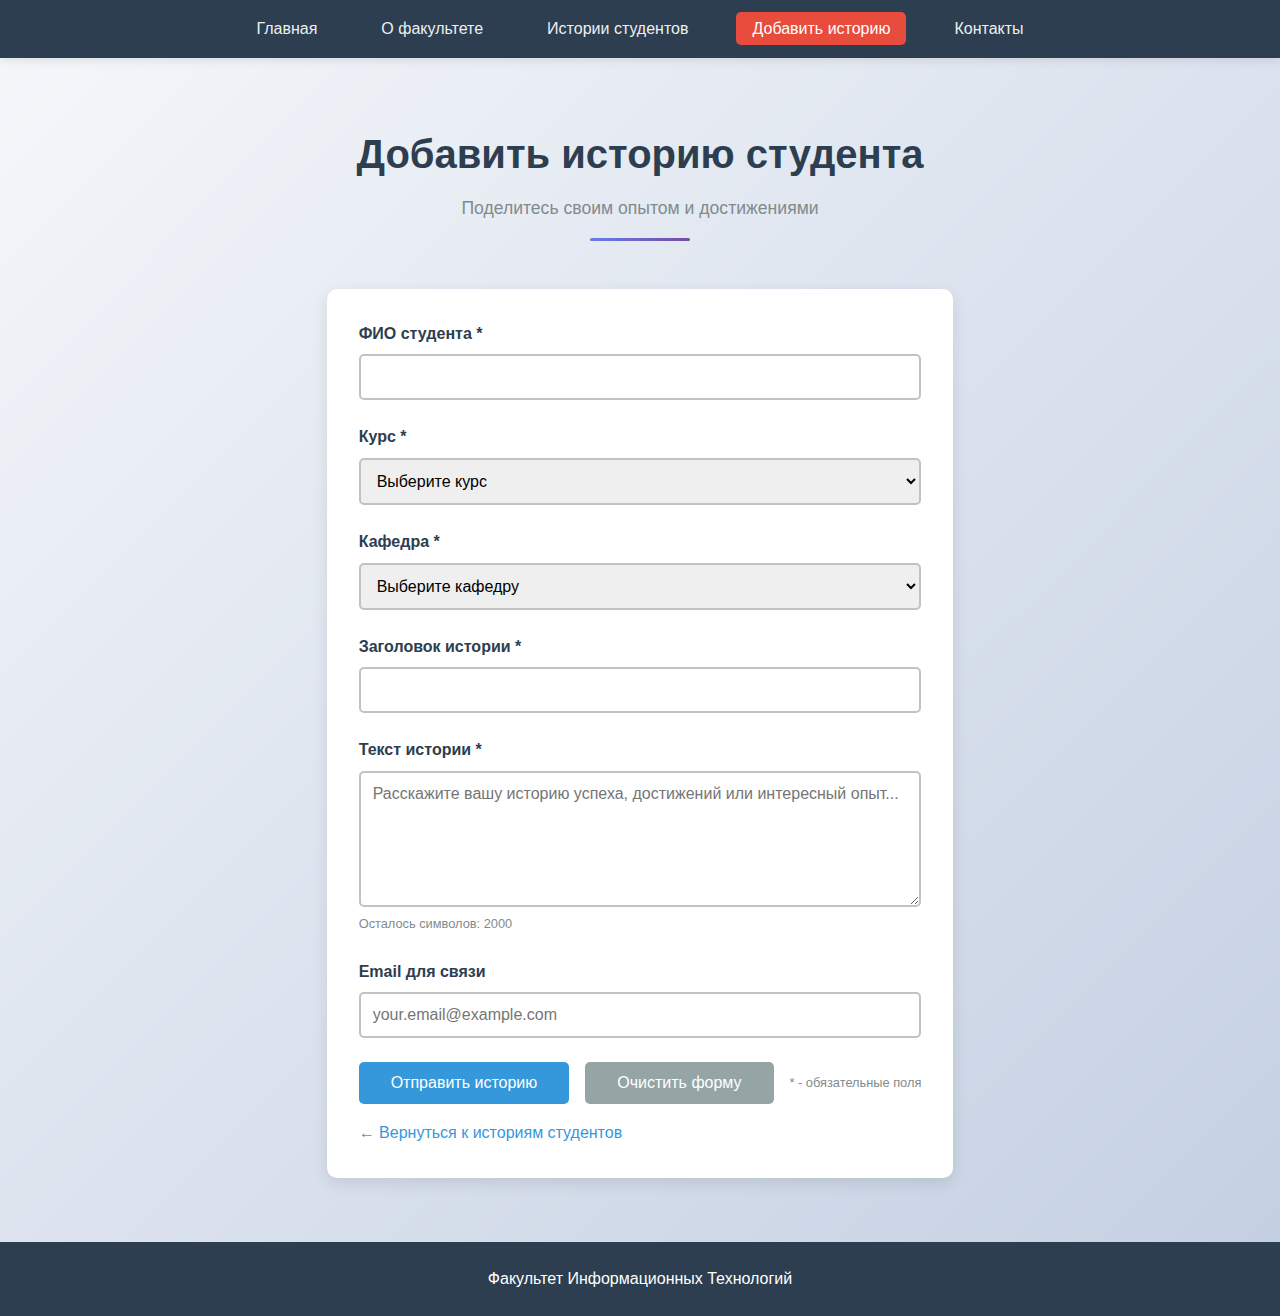
<file: add-story.html>
<!DOCTYPE html>
<html lang="ru">
<head>
    <meta charset="UTF-8">
    <meta name="viewport" content="width=device-width, initial-scale=1.0">
    <title>Добавить историю - ФИТ</title>
    <link rel="stylesheet" href="common.css">
    <style>
        .add-story-container {
            max-width: 800px;
            margin: 2rem auto;
            padding: 0 2rem;
        }
        
        .form-section {
            background: white;
            padding: 2rem;
            border-radius: 10px;
            box-shadow: 0 5px 15px rgba(0,0,0,0.1);
        }
        
        .form-group {
            margin-bottom: 1.5rem;
        }
        
        .form-label {
            display: block;
            margin-bottom: 0.5rem;
            font-weight: bold;
            color: #2c3e50;
        }
        
        .form-control {
            width: 100%;
            padding: 0.75rem;
            border: 2px solid #bdc3c7;
            border-radius: 5px;
            font-size: 1rem;
            transition: all 0.3s ease;
            font-family: inherit;
        }
        
        .form-control:focus {
            outline: none;
            border-color: #3498db;
            box-shadow: 0 0 0 3px rgba(52, 152, 219, 0.1);
        }
        
        .form-control.error {
            border-color: #e74c3c;
            box-shadow: 0 0 0 3px rgba(231, 76, 60, 0.1);
        }
        
        .error-message {
            color: #e74c3c;
            font-size: 0.8rem;
            margin-top: 0.25rem;
            display: none;
        }
        
        .btn {
            background: #3498db;
            color: white;
            padding: 0.75rem 2rem;
            border: none;
            border-radius: 5px;
            font-size: 1rem;
            cursor: pointer;
            transition: all 0.3s ease;
            font-family: inherit;
        }
        
        .btn:hover {
            background: #2980b9;
            transform: translateY(-2px);
            box-shadow: 0 5px 15px rgba(52, 152, 219, 0.3);
        }
        
        .btn:disabled {
            background: #bdc3c7;
            cursor: not-allowed;
            transform: none;
            box-shadow: none;
        }
        
        .success-message {
            background: #2ecc71;
            color: white;
            padding: 1rem;
            border-radius: 5px;
            margin-top: 1rem;
            display: none;
        }
        
        .form-actions {
            display: flex;
            gap: 1rem;
            align-items: center;
        }
        
        .char-counter {
            font-size: 0.8rem;
            color: #7f8c8d;
            margin-left: auto;
        }
        
        .char-counter.warning {
            color: #e67e22;
        }
        
        .char-counter.error {
            color: #e74c3c;
        }
        
        .back-link {
            display: inline-block;
            margin-top: 1rem;
            color: #3498db;
            text-decoration: none;
        }
        
        .back-link:hover {
            text-decoration: underline;
        }
    </style>
</head>
<body data-page="add-story">
    <header id="main-header">
        <nav class="main-nav">
            <ul>
                <li><a href="index.html">Главная</a></li>
                <li><a href="about.html">О факультете</a></li>
                <li><a href="stories.html">Истории студентов</a></li>
                <li><a href="add-story.html" class="active">Добавить историю</a></li>
                <li><a href="contact.html">Контакты</a></li>
            </ul>
        </nav>
    </header>

    <main class="main-content">
        <div class="add-story-container">
            <div class="page-header">
                <h1>Добавить историю студента</h1>
                <p>Поделитесь своим опытом и достижениями</p>
            </div>

            <section class="form-section">
                <form id="storyForm" class="story-form">
                    <div class="form-group">
                        <label for="studentName" class="form-label">ФИО студента *</label>
                        <input type="text" id="studentName" class="form-control" required maxlength="100">
                        <div class="error-message" id="nameError">Пожалуйста, введите ваше ФИО</div>
                    </div>

                    <div class="form-group">
                        <label for="studentCourse" class="form-label">Курс *</label>
                        <select id="studentCourse" class="form-control" required>
                            <option value="">Выберите курс</option>
                            <option value="1">1 курс</option>
                            <option value="2">2 курс</option>
                            <option value="3">3 курс</option>
                            <option value="4">4 курс</option>
                            <option value="graduate">Выпускник</option>
                        </select>
                        <div class="error-message" id="courseError">Пожалуйста, выберите курс</div>
                    </div>

                    <div class="form-group">
                        <label for="studentDepartment" class="form-label">Кафедра *</label>
                        <select id="studentDepartment" class="form-control" required>
                            <option value="">Выберите кафедру</option>
                            <option value="software">Программная инженерия</option>
                            <option value="ai">Искусственный интеллект</option>
                            <option value="security">Кибербезопасность</option>
                        </select>
                        <div class="error-message" id="departmentError">Пожалуйста, выберите кафедру</div>
                    </div>

                    <div class="form-group">
                        <label for="storyTitle" class="form-label">Заголовок истории *</label>
                        <input type="text" id="storyTitle" class="form-control" required maxlength="200">
                        <div class="error-message" id="titleError">Пожалуйста, введите заголовок истории</div>
                    </div>

                    <div class="form-group">
                        <label for="storyText" class="form-label">Текст истории *</label>
                        <textarea id="storyText" class="form-control" rows="6" required 
                                  placeholder="Расскажите вашу историю успеха, достижений или интересный опыт..."
                                  maxlength="2000"></textarea>
                        <div class="char-counter" id="textCounter">Осталось символов: 2000</div>
                        <div class="error-message" id="textError">Пожалуйста, напишите вашу историю</div>
                    </div>

                    <div class="form-group">
                        <label for="studentEmail" class="form-label">Email для связи</label>
                        <input type="email" id="studentEmail" class="form-control" placeholder="your.email@example.com">
                        <div class="error-message" id="emailError">Пожалуйста, введите корректный email</div>
                    </div>

                    <div class="form-actions">
                        <button type="submit" class="btn" id="submitBtn">Отправить историю</button>
                        <button type="reset" class="btn" style="background: #95a5a6;">Очистить форму</button>
                        <div class="char-counter">
                            * - обязательные поля
                        </div>
                    </div>
                    
                    <div class="success-message" id="successMessage">
                        ✅ Ваша история успешно отправлена! После проверки она будет опубликована.
                    </div>
                </form>

                <a href="stories.html" class="back-link">← Вернуться к историям студентов</a>
            </section>
        </div>
    </main>

    <footer id="page-footer">
        <div class="footer-content">
            <p>Факультет Информационных Технологий</p>
        </div>
    </footer>

    <script>
        document.addEventListener('DOMContentLoaded', function() {
            const form = document.getElementById('storyForm');
            const textarea = document.getElementById('storyText');
            const counter = document.getElementById('textCounter');
            const successMsg = document.getElementById('successMessage');

            // Счетчик символов
            if (textarea && counter) {
                textarea.addEventListener('input', function() {
                    const remaining = 2000 - this.value.length;
                    counter.textContent = `Осталось символов: ${remaining}`;
                    
                    if (remaining < 100) {
                        counter.className = 'char-counter warning';
                    } else if (remaining < 0) {
                        counter.className = 'char-counter error';
                    } else {
                        counter.className = 'char-counter';
                    }
                });
            }

            // Обработка отправки формы
            if (form) {
                form.addEventListener('submit', function(e) {
                    e.preventDefault();
                    
                    // Собираем данные формы
                    const formData = {
                        name: document.getElementById('studentName').value.trim(),
                        course: document.getElementById('studentCourse').value,
                        department: document.getElementById('studentDepartment').value,
                        title: document.getElementById('storyTitle').value.trim(),
                        text: document.getElementById('storyText').value.trim(),
                        email: document.getElementById('studentEmail').value.trim()
                    };
                    
                    // Проверяем обязательные поля
                    if (!formData.name || !formData.course || !formData.department || !formData.title || !formData.text) {
                        alert('Пожалуйста, заполните все обязательные поля!');
                        return;
                    }
                    
                    // Сохраняем историю в localStorage
                    saveStory(formData);
                    
                    // Показываем сообщение об успехе
                    if (successMsg) {
                        successMsg.style.display = 'block';
                    }
                    
                    // Сбрасываем форму
                    this.reset();
                    
                    // Сбрасываем счетчик
                    if (counter) {
                        counter.textContent = 'Осталось символов: 2000';
                        counter.className = 'char-counter';
                    }
                    
                    // Скрываем сообщение через 5 секунд
                    setTimeout(() => {
                        if (successMsg) {
                            successMsg.style.display = 'none';
                        }
                    }, 5000);
                });
            }

            function saveStory(storyData) {
                let stories = JSON.parse(localStorage.getItem('studentStories')) || [];
                storyData.id = Date.now();
                storyData.date = new Date().toLocaleDateString('ru-RU');
                stories.unshift(storyData);
                localStorage.setItem('studentStories', JSON.stringify(stories));
                console.log('История сохранена:', storyData);
            }
        });
    </script>
</body>
</html>
</file>
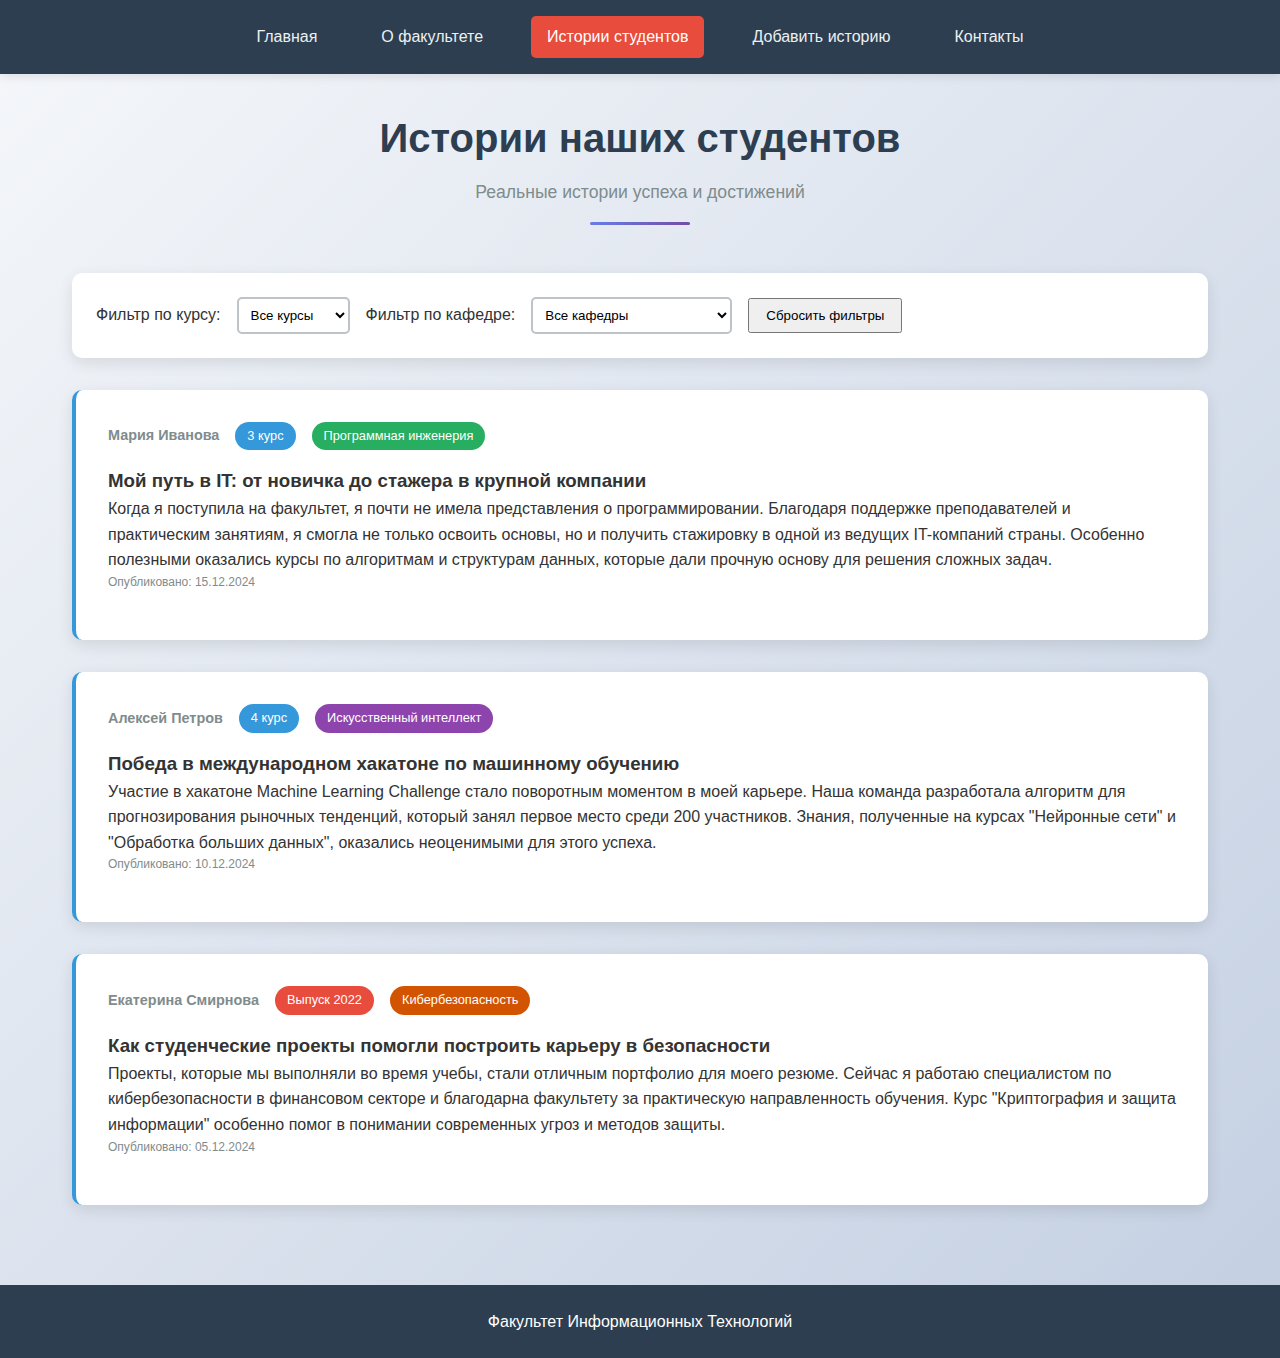
<file: stories.html>
<!DOCTYPE html>
<html lang="ru">
<head>
    <meta charset="UTF-8">
    <meta name="viewport" content="width=device-width, initial-scale=1.0">
    <title>Истории студентов - ФИТ</title>
    <link rel="stylesheet" href="common.css">
    <style>
        /* ОБЯЗАТЕЛЬНЫЕ СТИЛИ ДЛЯ МЕНЮ */
        .main-nav {
            background: #2c3e50 !important;
            padding: 1rem 0 !important;
            box-shadow: 0 2px 10px rgba(0,0,0,0.1) !important;
            width: 100% !important;
            display: block !important;
        }

        .main-nav ul {
            list-style: none !important;
            display: flex !important;
            justify-content: center !important;
            gap: 2rem !important;
            margin: 0 !important;
            padding: 0 !important;
        }

        .main-nav li {
            display: block !important;
        }

        .main-nav a {
            text-decoration: none !important;
            color: #ecf0f1 !important;
            font-weight: 500 !important;
            padding: 0.5rem 1rem !important;
            border-radius: 5px !important;
            transition: all 0.3s ease !important;
            display: block !important;
        }

        .main-nav a:hover {
            background: #3498db !important;
            color: white !important;
            transform: translateY(-2px) !important;
        }

        .main-nav a.active {
            background: #e74c3c !important;
            color: white !important;
        }

        header {
            display: block !important;
            width: 100% !important;
        }

        nav {
            display: block !important;
            width: 100% !important;
        }

        .stories-container {
            display: grid;
            gap: 2rem;
            margin-bottom: 3rem;
        }
        
        .story-item {
            background: white;
            padding: 2rem;
            border-radius: 10px;
            box-shadow: 0 5px 15px rgba(0,0,0,0.1);
            border-left: 4px solid #3498db;
            transition: all 0.3s ease;
            opacity: 0;
            transform: translateY(20px);
        }
        
        .story-item.loaded {
            opacity: 1;
            transform: translateY(0);
        }
        
        .story-item:hover {
            border-left-color: #e74c3c;
            transform: translateX(10px) translateY(-5px);
            box-shadow: 0 10px 25px rgba(0,0,0,0.15);
        }
        
        .story-meta {
            color: #7f8c8d;
            font-size: 0.9rem;
            margin-bottom: 1rem;
            display: flex;
            align-items: center;
            gap: 1rem;
        }
        
        .story-badge {
            background: #3498db;
            color: white;
            padding: 0.25rem 0.75rem;
            border-radius: 15px;
            font-size: 0.8rem;
        }
        
        .stories-filter {
            background: white;
            padding: 1.5rem;
            border-radius: 10px;
            box-shadow: 0 5px 15px rgba(0,0,0,0.1);
            margin-bottom: 2rem;
        }
        
        .filter-group {
            display: flex;
            gap: 1rem;
            align-items: center;
            flex-wrap: wrap;
        }
        
        .filter-select {
            padding: 0.5rem;
            border: 2px solid #bdc3c7;
            border-radius: 5px;
            background: white;
        }
        
        .no-stories {
            text-align: center;
            padding: 3rem;
            color: #7f8c8d;
            display: none;
        }
    </style>
</head>
<body data-page="stories">
    <header id="main-header">
        <nav class="main-nav">
            <ul>
                <li><a href="index.html">Главная</a></li>
                <li><a href="about.html">О факультете</a></li>
                <li><a href="stories.html" class="active">Истории студентов</a></li>
                <li><a href="add-story.html">Добавить историю</a></li>
                <li><a href="contact.html">Контакты</a></li>
            </ul>
        </nav>
    </header>

    <main class="main-content">
        <div class="page-header">
            <h1>Истории наших студентов</h1>
            <p>Реальные истории успеха и достижений</p>
        </div>

        <section class="stories-filter">
            <div class="filter-group">
                <label for="filterCourse">Фильтр по курсу:</label>
                <select id="filterCourse" class="filter-select">
                    <option value="all">Все курсы</option>
                    <option value="1">1 курс</option>
                    <option value="2">2 курс</option>
                    <option value="3">3 курс</option>
                    <option value="4">4 курс</option>
                    <option value="graduate">Выпускники</option>
                </select>
                
                <label for="filterDepartment">Фильтр по кафедре:</label>
                <select id="filterDepartment" class="filter-select">
                    <option value="all">Все кафедры</option>
                    <option value="software">Программная инженерия</option>
                    <option value="ai">Искусственный интеллект</option>
                    <option value="security">Кибербезопасность</option>
                </select>
                
                <button id="resetFilters" class="btn" style="padding: 0.5rem 1rem;">Сбросить фильтры</button>
            </div>
        </section>

        <section class="stories-container" id="storiesContainer">
            <article class="story-item" data-course="3" data-department="software">
                <div class="story-meta">
                    <strong>Мария Иванова</strong>
                    <span class="story-badge">3 курс</span>
                    <span class="story-badge" style="background: #27ae60;">Программная инженерия</span>
                </div>
                <h3>Мой путь в IT: от новичка до стажера в крупной компании</h3>
                <p>Когда я поступила на факультет, я почти не имела представления о программировании. Благодаря поддержке преподавателей и практическим занятиям, я смогла не только освоить основы, но и получить стажировку в одной из ведущих IT-компаний страны. Особенно полезными оказались курсы по алгоритмам и структурам данных, которые дали прочную основу для решения сложных задач.</p>
                <div class="story-meta">
                    <small>Опубликовано: 15.12.2024</small>
                </div>
            </article>

            <article class="story-item" data-course="4" data-department="ai">
                <div class="story-meta">
                    <strong>Алексей Петров</strong>
                    <span class="story-badge">4 курс</span>
                    <span class="story-badge" style="background: #8e44ad;">Искусственный интеллект</span>
                </div>
                <h3>Победа в международном хакатоне по машинному обучению</h3>
                <p>Участие в хакатоне Machine Learning Challenge стало поворотным моментом в моей карьере. Наша команда разработала алгоритм для прогнозирования рыночных тенденций, который занял первое место среди 200 участников. Знания, полученные на курсах "Нейронные сети" и "Обработка больших данных", оказались неоценимыми для этого успеха.</p>
                <div class="story-meta">
                    <small>Опубликовано: 10.12.2024</small>
                </div>
            </article>

            <article class="story-item" data-course="graduate" data-department="security">
                <div class="story-meta">
                    <strong>Екатерина Смирнова</strong>
                    <span class="story-badge" style="background: #e74c3c;">Выпуск 2022</span>
                    <span class="story-badge" style="background: #d35400;">Кибербезопасность</span>
                </div>
                <h3>Как студенческие проекты помогли построить карьеру в безопасности</h3>
                <p>Проекты, которые мы выполняли во время учебы, стали отличным портфолио для моего резюме. Сейчас я работаю специалистом по кибербезопасности в финансовом секторе и благодарна факультету за практическую направленность обучения. Курс "Криптография и защита информации" особенно помог в понимании современных угроз и методов защиты.</p>
                <div class="story-meta">
                    <small>Опубликовано: 05.12.2024</small>
                </div>
            </article>
        </section>

        <div class="no-stories" id="noStoriesMessage">
            <h3>Истории не найдены</h3>
            <p>Попробуйте изменить параметры фильтра или станьте первым, кто поделится своей историей!</p>
        </div>
    </main>

    <footer>
        <div class="footer-content">
            <p>Факультет Информационных Технологий</p>
        </div>
    </footer>

    <script>
        document.addEventListener('DOMContentLoaded', function() {
            // Инициализация фильтров
            initFilters();
            
            // Инициализация анимации
            initAnimation();
            
            // Загружаем сохраненные истории
            loadStories();
        });

        function loadStories() {
            const stories = JSON.parse(localStorage.getItem('studentStories')) || [];
            const container = document.getElementById('storiesContainer');
            
            if (!container) return;
            
            // Удаляем старые сохраненные истории
            const oldStories = container.querySelectorAll('.story-item[data-saved="true"]');
            oldStories.forEach(story => story.remove());
            
            // Добавляем сохраненные истории
            stories.forEach((story, index) => {
                const storyElement = createStoryElement(story);
                container.insertBefore(storyElement, container.firstChild);
                
                setTimeout(() => {
                    storyElement.style.opacity = '1';
                    storyElement.style.transform = 'translateY(0)';
                }, index * 100);
            });
        }

        function createStoryElement(story) {
            const article = document.createElement('article');
            article.className = 'story-item';
            article.setAttribute('data-course', story.course);
            article.setAttribute('data-department', story.department);
            article.setAttribute('data-saved', 'true');
            
            const departmentColors = {
                'software': '#27ae60',
                'ai': '#8e44ad', 
                'security': '#d35400'
            };
            
            const departmentNames = {
                'software': 'Программная инженерия',
                'ai': 'Искусственный интеллект',
                'security': 'Кибербезопасность'
            };
            
            const courseNames = {
                '1': '1 курс',
                '2': '2 курс', 
                '3': '3 курс',
                '4': '4 курс',
                'graduate': 'Выпускник'
            };

            article.innerHTML = `
                <div class="story-meta">
                    <strong>${escapeHtml(story.name)}</strong>
                    <span class="story-badge">${courseNames[story.course]}</span>
                    <span class="story-badge" style="background: ${departmentColors[story.department]};">
                        ${departmentNames[story.department]}
                    </span>
                </div>
                <h3>${escapeHtml(story.title)}</h3>
                <p>${escapeHtml(story.text)}</p>
                <div class="story-meta">
                    <small>Опубликовано: ${story.date}</small>
                    ${story.email ? `<small>Email: ${escapeHtml(story.email)}</small>` : ''}
                </div>
            `;
            
            article.style.opacity = '0';
            article.style.transform = 'translateY(20px)';
            article.style.transition = 'all 0.6s ease';
            
            return article;
        }

        function escapeHtml(text) {
            const div = document.createElement('div');
            div.textContent = text;
            return div.innerHTML;
        }

        function initFilters() {
            const filterCourse = document.getElementById('filterCourse');
            const filterDepartment = document.getElementById('filterDepartment');
            const resetBtn = document.getElementById('resetFilters');
            const noStoriesMsg = document.getElementById('noStoriesMessage');

            if (filterCourse && filterDepartment) {
                filterCourse.addEventListener('change', applyFilters);
                filterDepartment.addEventListener('change', applyFilters);
                
                if (resetBtn) {
                    resetBtn.addEventListener('click', function(e) {
                        e.preventDefault();
                        filterCourse.value = 'all';
                        filterDepartment.value = 'all';
                        applyFilters();
                    });
                }
            }

            function applyFilters() {
                const courseValue = filterCourse.value;
                const departmentValue = filterDepartment.value;
                const stories = document.querySelectorAll('.story-item');
                let visibleCount = 0;

                stories.forEach(story => {
                    const storyCourse = story.getAttribute('data-course');
                    const storyDept = story.getAttribute('data-department');

                    const courseMatch = courseValue === 'all' || storyCourse === courseValue;
                    const deptMatch = departmentValue === 'all' || storyDept === departmentValue;

                    if (courseMatch && deptMatch) {
                        story.style.display = 'block';
                        visibleCount++;
                    } else {
                        story.style.display = 'none';
                    }
                });

                if (noStoriesMsg) {
                    noStoriesMsg.style.display = visibleCount === 0 ? 'block' : 'none';
                }
            }

            applyFilters();
        }

        function initAnimation() {
            const stories = document.querySelectorAll('.story-item:not([data-saved="true"])');
            stories.forEach((story, index) => {
                setTimeout(() => {
                    story.style.opacity = '1';
                    story.style.transform = 'translateY(0)';
                }, index * 200);
            });
        }
    </script>
</body>
</html>
</file>
<file: common.css>
/* common.css - Общий стиль для about.html, stories.html, contact.html */

/* Базовые стили */
* {
    margin: 0;
    padding: 0;
    box-sizing: border-box;
}

body {
    font-family: 'Arial', sans-serif;
    line-height: 1.6;
    background: linear-gradient(135deg, #f5f7fa 0%, #c3cfe2 100%);
    color: #333;
    min-height: 100vh;
    display: flex;
    flex-direction: column;
}

/* Навигация */
.main-nav {
    background: #2c3e50;
    padding: 1rem 0;
    box-shadow: 0 2px 10px rgba(0,0,0,0.1);
}

.main-nav ul {
    list-style: none;
    display: flex;
    justify-content: center;
    gap: 2rem;
}

.main-nav a {
    text-decoration: none;
    color: #ecf0f1;
    font-weight: 500;
    padding: 0.5rem 1rem;
    border-radius: 5px;
    transition: all 0.3s ease;
    position: relative;
}

/* Псевдоклассы для навигации */
.main-nav a:link {
    color: #ecf0f1;
}

.main-nav a:visited {
    color: #bdc3c7;
}

.main-nav a:hover {
    background: #3498db;
    color: white;
    transform: translateY(-2px);
}

.main-nav a:focus {
    outline: 2px solid #3498db;
    outline-offset: 2px;
}

.main-nav a:active {
    background: #e74c3c;
    transform: scale(0.95);
}

.main-nav a.active {
    background: #e74c3c;
    color: white;
}

.main-nav a::after {
    content: '';
    position: absolute;
    bottom: -5px;
    left: 50%;
    width: 0;
    height: 2px;
    background: #3498db;
    transition: all 0.3s ease;
    transform: translateX(-50%);
}

.main-nav a:hover::after {
    width: 80%;
}

/* Основной контент */
.main-content {
    max-width: 1200px;
    margin: 2rem auto;
    padding: 0 2rem;
    flex: 1;
}

.page-header {
    text-align: center;
    margin-bottom: 3rem;
    color: #2c3e50;
    position: relative;
}

.page-header::after {
    content: '';
    display: block;
    width: 100px;
    height: 3px;
    background: linear-gradient(135deg, #667eea 0%, #764ba2 100%);
    margin: 1rem auto;
    border-radius: 2px;
}

.page-header h1 {
    font-size: 2.5rem;
    margin-bottom: 0.5rem;
}

.page-header p {
    font-size: 1.1rem;
    color: #7f8c8d;
}

/* Карточки */
.card {
    background: white;
    padding: 2rem;
    border-radius: 10px;
    box-shadow: 0 5px 15px rgba(0,0,0,0.1);
    margin-bottom: 2rem;
    transition: transform 0.3s ease, box-shadow 0.3s ease;
    position: relative;
}

.card::before {
    content: '';
    position: absolute;
    top: 0;
    left: 0;
    right: 0;
    height: 4px;
    background: linear-gradient(135deg, #667eea 0%, #764ba2 100%);
    border-radius: 10px 10px 0 0;
}

.card:hover {
    transform: translateY(-5px);
    box-shadow: 0 10px 25px rgba(0,0,0,0.15);
}

/* Футер */
footer {
    background: #2c3e50;
    color: white;
    text-align: center;
    padding: 1.5rem;
    margin-top: auto;
}

.footer-content {
    max-width: 1200px;
    margin: 0 auto;
}

/* Дополнительные классы */
.text-center {
    text-align: center;
}

.text-primary {
    color: #3498db;
}

.bg-light {
    background-color: #f8f9fa;
}

.container {
    max-width: 1200px;
    margin: 0 auto;
    padding: 0 1rem;
}

/* ID селекторы */
#main-header {
    position: relative;
}

#main-content {
    position: relative;
}

#page-footer {
    margin-top: auto;
}
</file>
